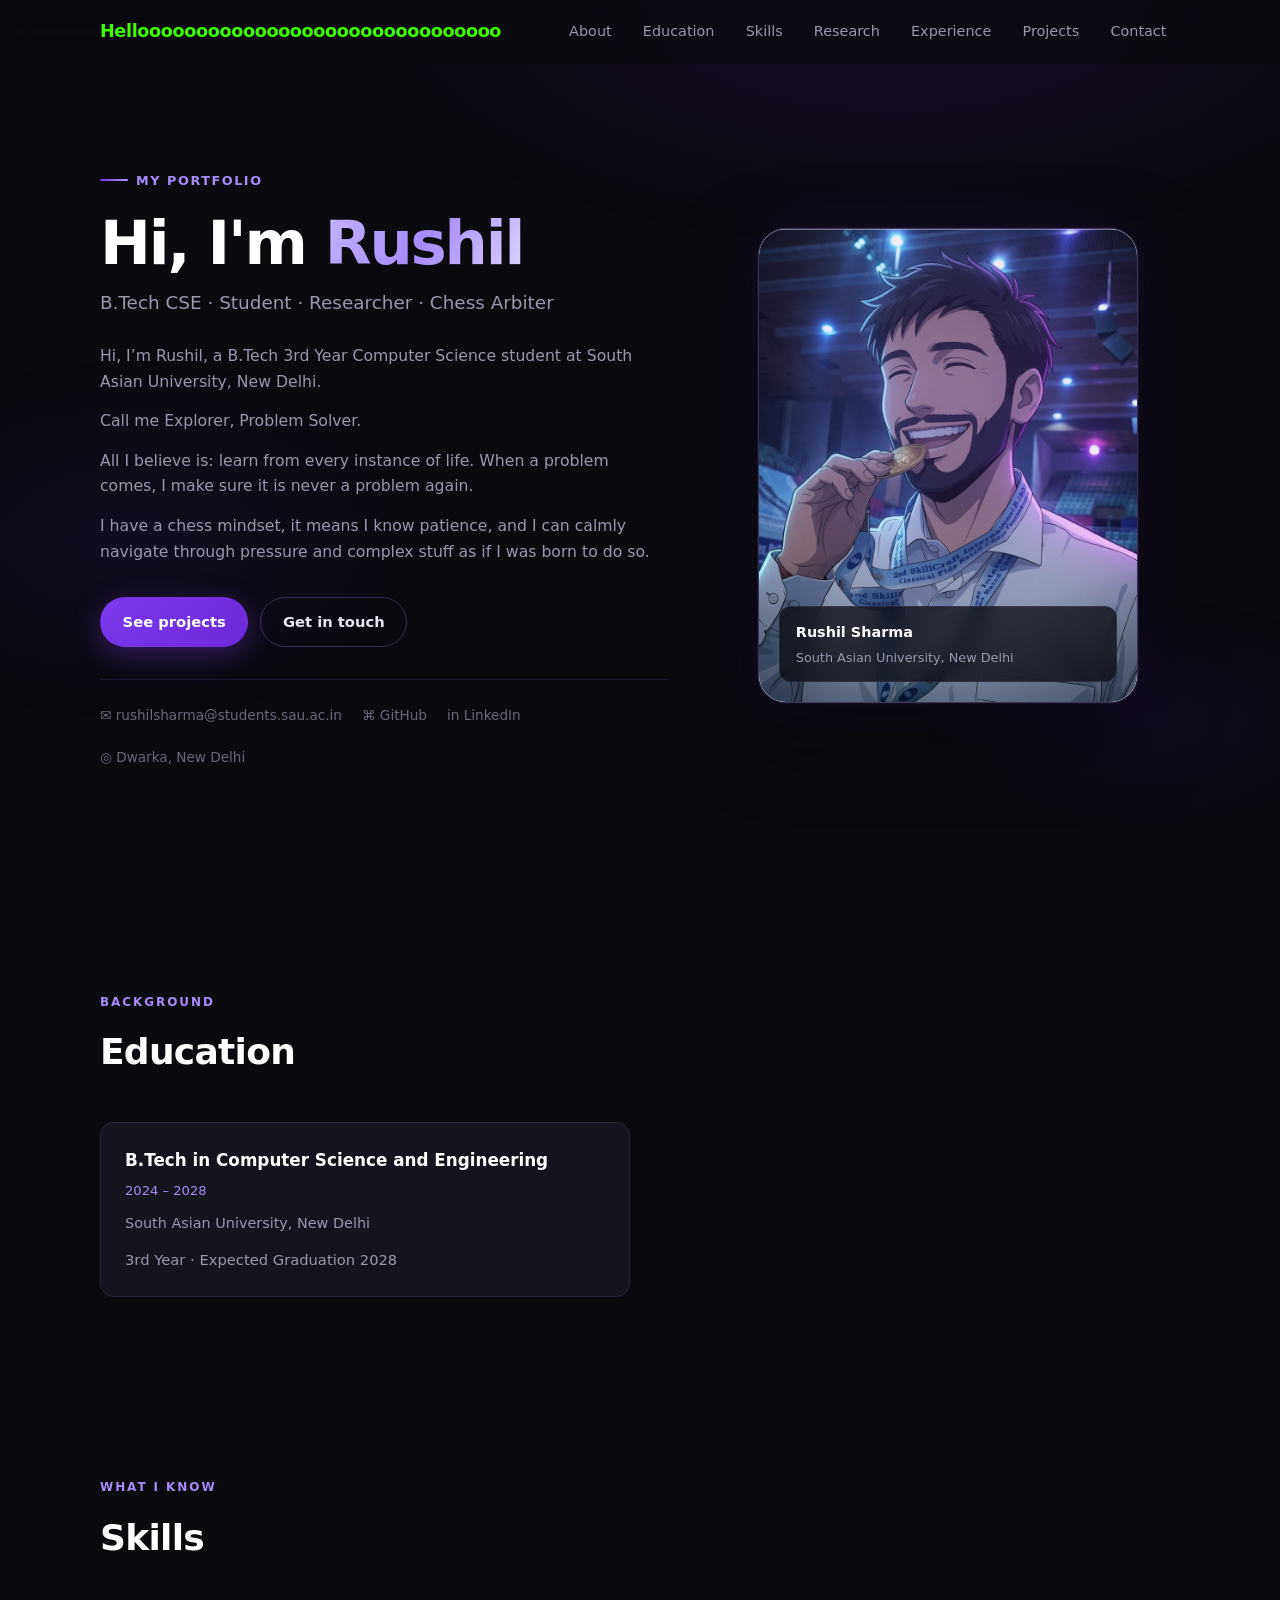
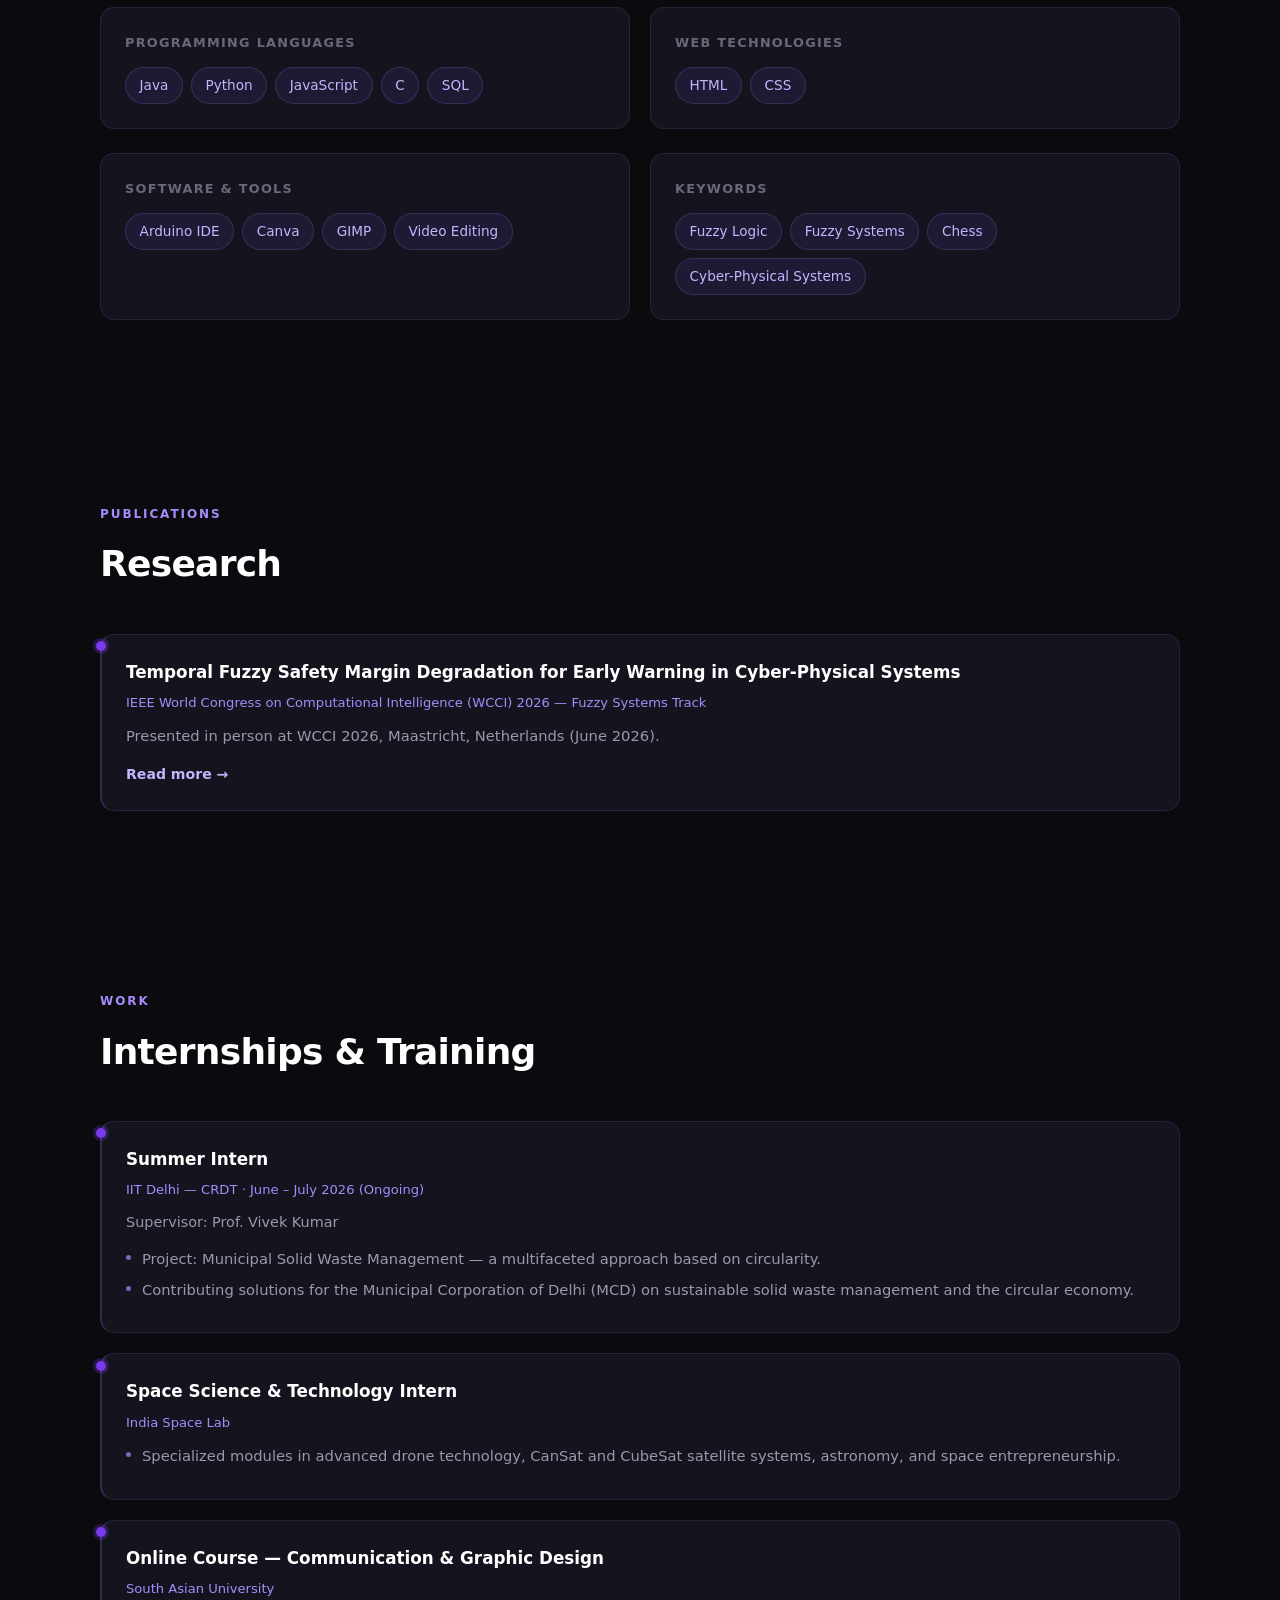
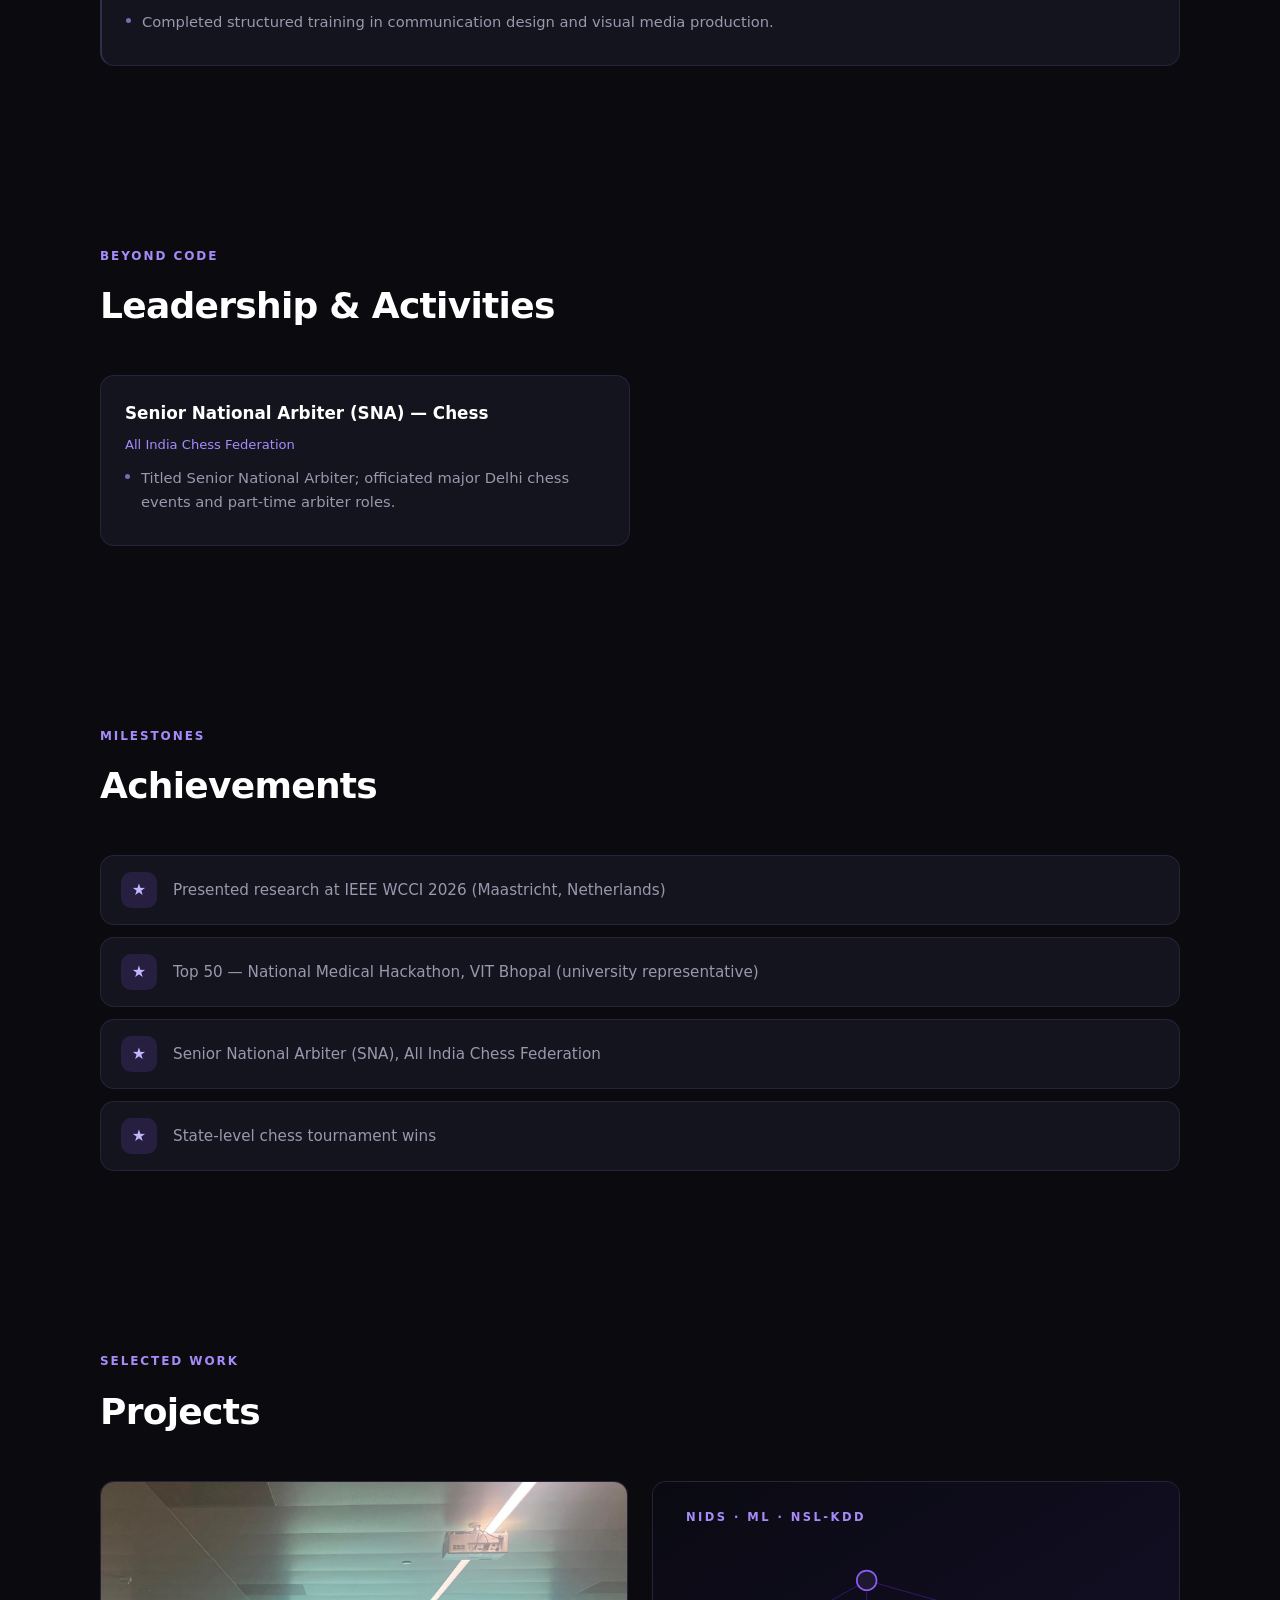
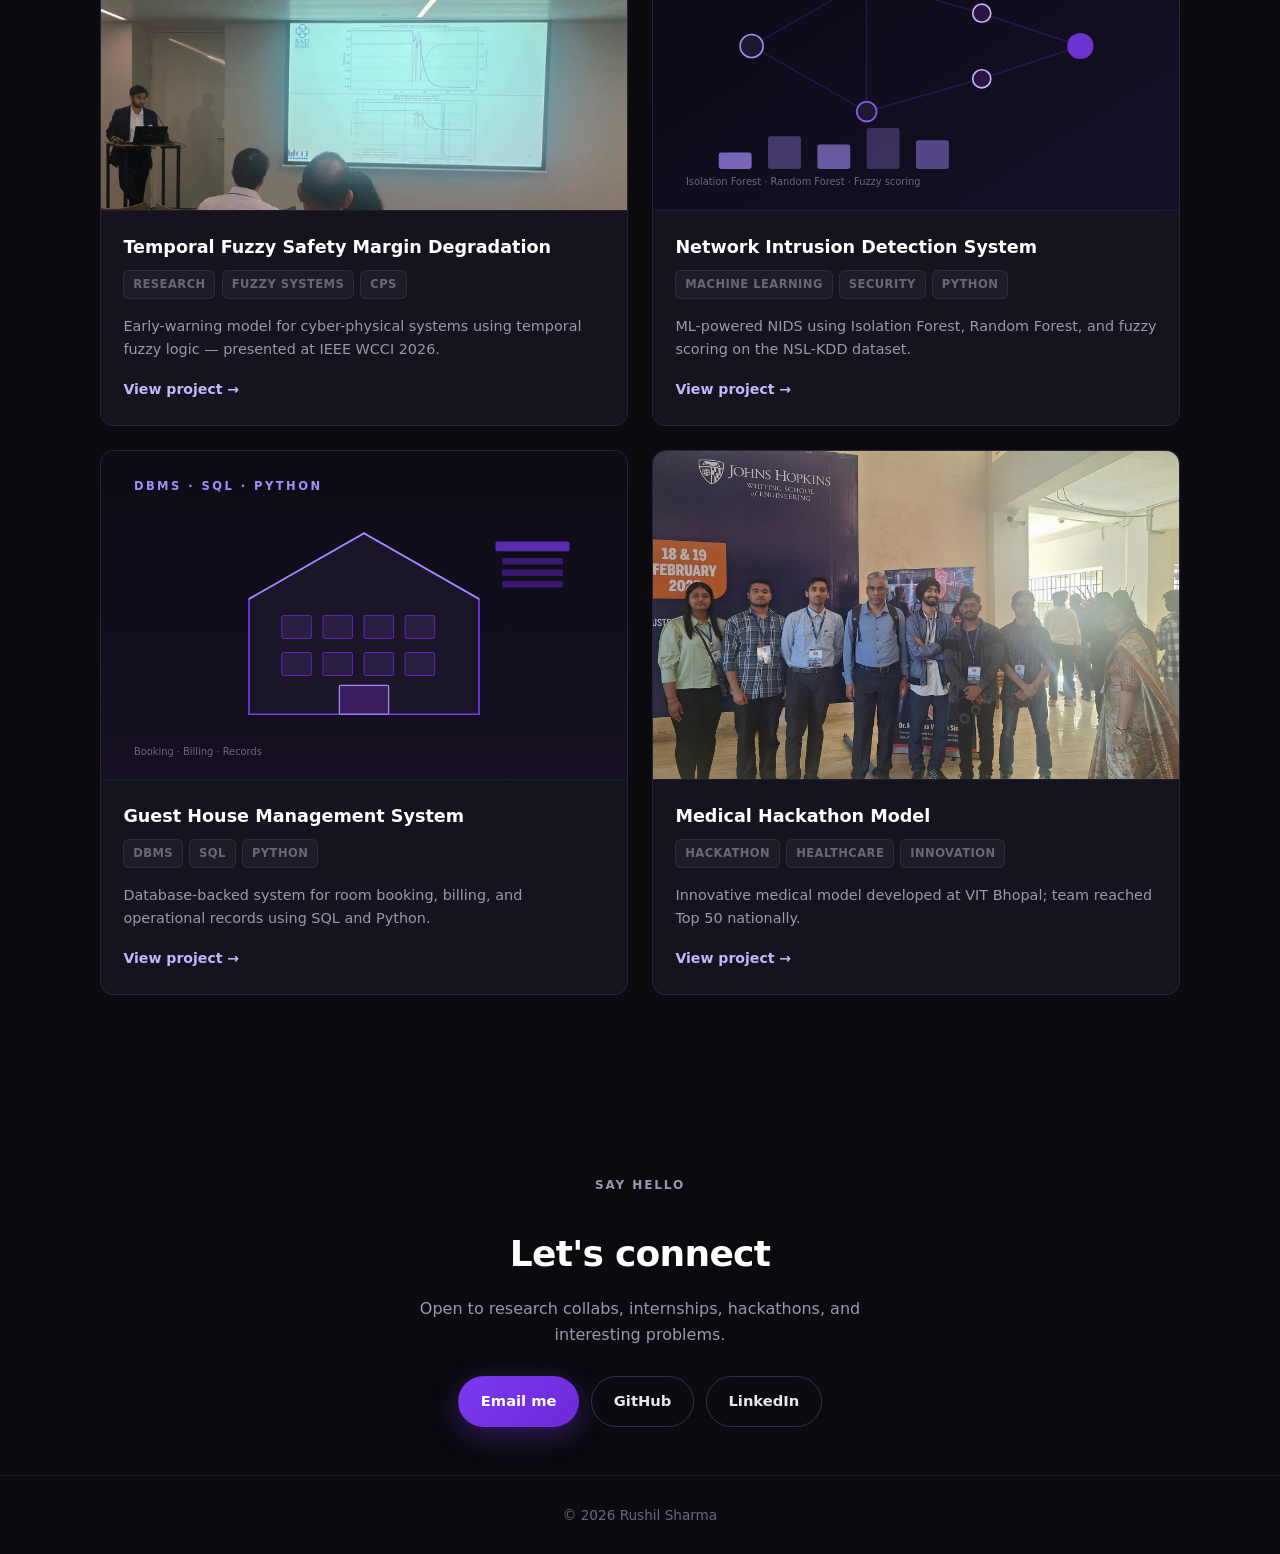
<file: index.html>
<!DOCTYPE html>
<html lang="en">
<head>
  <meta charset="UTF-8" />
  <meta name="viewport" content="width=device-width, initial-scale=1" />
  <meta name="description" content="Rushil Sharma — B.Tech CSE student, researcher, and builder. Portfolio & resume." />
  <meta name="theme-color" content="#0a0a0f" />
  <title>Rushil Sharma · Portfolio</title>
  <link rel="stylesheet" href="css/styles.css" />
  <link rel="icon" href="assets/favicon.svg" type="image/svg+xml" />
</head>
<body>
  <!-- ============ NAV ============ -->
  <header class="nav" id="nav">
    <div class="nav-inner">
      <a href="#top" class="nav-logo" id="nav-brand" style="color: rgb(60, 255, 0);"></a>
      <button class="nav-toggle" id="nav-toggle" aria-label="Menu" aria-expanded="false">☰</button>
      <nav class="nav-links" id="nav-links" aria-label="Primary">
        <a href="#about">About</a>
        <a href="#education">Education</a>
        <a href="#skills">Skills</a>
        <a href="#research">Research</a>
        <a href="#experience">Experience</a>
        <a href="#projects">Projects</a>
        <a href="#contact">Contact</a>
      </nav>
    </div>
  </header>

  <main id="top">
    <!-- ============ HERO / ABOUT ============ -->
    <section class="hero" id="about" aria-label="About">
      <div class="container hero-grid">
        <div class="hero-copy">
          <p class="hero-kicker">MY PORTFOLIO</p> 
          <h1>Hi, I'm <span class="accent" id="hero-name">Rushil</span></h1>
          <p class="hero-tagline" id="hero-tagline"></p>
          <div id="hero-about"></div>
          <div class="hero-actions">
            <a class="btn btn-primary" href="#projects">See projects</a>
            <a class="btn btn-ghost" href="#contact">Get in touch</a>
          </div>
          <div id="hero-meta"></div>
        </div>

        <div class="hero-visual" aria-hidden="false">
          <div class="portrait-frame">
            <div class="portrait-glow"></div>
            <!-- Cool stylized graphic (black + slight purple). Replace assets/portrait.svg with your photo if you want. -->
            <img src="assets/portrait.svg" alt="Stylized portrait of Rushil" width="380" height="475" />
            <div class="portrait-badge" id="portrait-badge"></div>
          </div>
        </div>
      </div>
    </section>

    <!-- ============ EDUCATION ============ -->
    <section class="section" id="education">
      <div class="container">
        <header class="section-header reveal">
          <p class="section-label">Background</p>
          <h2 class="section-title">Education</h2>
        </header>
        <div id="education-list"></div>
      </div>
    </section>

    <!-- ============ SKILLS ============ -->
    <section class="section" id="skills">
      <div class="container">
        <header class="section-header reveal">
          <p class="section-label">What I Know</p>
          <h2 class="section-title">Skills</h2>
        </header>
        <div id="skills-list"></div>
      </div>
    </section>

    <!-- ============ RESEARCH ============ -->
    <section class="section" id="research">
      <div class="container">
        <header class="section-header reveal">
          <p class="section-label">Publications</p>
          <h2 class="section-title">Research</h2>
        </header>
        <div id="research-list"></div>
      </div>
    </section>

    <!-- ============ EXPERIENCE ============ -->
    <section class="section" id="experience">
      <div class="container">
        <header class="section-header reveal">
          <p class="section-label">Work</p>
          <h2 class="section-title">Internships &amp; Training</h2>
        </header>
        <div id="experience-list"></div>
      </div>
    </section>

    <!-- ============ LEADERSHIP ============ -->
    <section class="section" id="leadership">
      <div class="container">
        <header class="section-header reveal">
          <p class="section-label">Beyond code</p>
          <h2 class="section-title">Leadership &amp; Activities</h2>
        </header>
        <div id="leadership-list"></div>
      </div>
    </section>

    <!-- ============ ACHIEVEMENTS ============ -->
    <section class="section" id="achievements">
      <div class="container">
        <header class="section-header reveal">
          <p class="section-label">Milestones</p>
          <h2 class="section-title">Achievements</h2>
        </header>
        <div id="achievements-list"></div>
      </div>
    </section>

    <!-- ============ PROJECTS ============ -->
    <section class="section" id="projects">
      <div class="container">
        <header class="section-header reveal">
          <p class="section-label">Selected work</p>
          <h2 class="section-title">Projects</h2>
        </header>
        <div id="projects-list"></div>
      </div>
    </section>

    <!-- ============ CONTACT ============ -->
    <section class="section contact-section" id="contact">
      <div class="container">
        <p class="section-label">Say hello</p>
        <h2 class="section-title">Let's connect</h2>
        <p>Open to research collabs, internships, hackathons, and interesting problems.</p>
        <div id="contact-links"></div>
      </div>
    </section>
  </main>

  <footer class="footer">
    <div class="container">
      © <span id="footer-year"></span> <span id="footer-name">Rushil Sharma</span>
    </div>
  </footer>

  <!-- Content first, then renderer -->
  <script src="data/content.js"></script>
  <script src="js/main.js"></script>
</body>
</html>
</file>
<file: css/styles.css>
/* ============================================================
   Theme tokens — tweak colors here for the whole site
   ============================================================ */
:root {
  --bg: #0a0a0f;
  --bg-elevated: #12121a;
  --bg-card: #14141f;
  --bg-card-hover: #1a1a28;
  --border: rgba(167, 139, 250, 0.12);
  --border-strong: rgba(167, 139, 250, 0.28);
  --text: #e8e6f0;
  --text-muted: #9b97ad;
  --text-dim: #6b677a;
  --purple: #a78bfa;
  --purple-soft: #c4b5fd;
  --purple-deep: #7c3aed;
  --purple-glow: rgba(124, 58, 237, 0.35);
  --accent: #8b5cf6;
  --radius: 14px;
  --radius-sm: 8px;
  --font: "Segoe UI", system-ui, -apple-system, sans-serif;
  --font-display: "Segoe UI", system-ui, -apple-system, sans-serif;
  --max: 1080px;
  --nav-h: 64px;
  --ease: cubic-bezier(0.22, 1, 0.36, 1);
}

/* ---- Reset ---- */
*,
*::before,
*::after {
  box-sizing: border-box;
  margin: 0;
  padding: 0;
}

html {
  scroll-behavior: smooth;
  scroll-padding-top: calc(var(--nav-h) + 12px);
}

body {
  font-family: var(--font);
  background: var(--bg);
  color: var(--text);
  line-height: 1.65;
  min-height: 100vh;
  overflow-x: hidden;
  -webkit-font-smoothing: antialiased;
}

img,
svg {
  display: block;
  max-width: 100%;
}

a {
  color: var(--purple-soft);
  text-decoration: none;
  transition: color 0.2s var(--ease);
}

a:hover {
  color: #fff;
}

ul {
  list-style: none;
}

/* Ambient purple glow background */
body::before {
  content: "";
  position: fixed;
  inset: 0;
  pointer-events: none;
  z-index: -1;
  background:
    radial-gradient(ellipse 80% 50% at 70% 0%, rgba(88, 28, 135, 0.22), transparent 55%),
    radial-gradient(ellipse 50% 40% at 10% 60%, rgba(76, 29, 149, 0.12), transparent 50%),
    radial-gradient(ellipse 40% 30% at 90% 80%, rgba(91, 33, 182, 0.1), transparent 45%);
}

/* ---- Layout ---- */
.container {
  width: min(100% - 2.5rem, var(--max));
  margin-inline: auto;
}

.section {
  padding: 5.5rem 0;
}

.section-header {
  margin-bottom: 2.5rem;
}

.section-label {
  display: inline-block;
  font-size: 0.75rem;
  font-weight: 600;
  letter-spacing: 0.16em;
  text-transform: uppercase;
  color: var(--purple);
  margin-bottom: 0.6rem;
}

.section-title {
  font-size: clamp(1.75rem, 3.5vw, 2.25rem);
  font-weight: 700;
  letter-spacing: -0.02em;
  color: #fff;
}

.section-title span {
  color: var(--purple-soft);
}

/* ---- Navigation ---- */
.nav {
  position: fixed;
  top: 0;
  left: 0;
  right: 0;
  height: var(--nav-h);
  z-index: 100;
  display: flex;
  align-items: center;
  backdrop-filter: blur(16px);
  background: rgba(10, 10, 15, 0.72);
  border-bottom: 1px solid transparent;
  transition: border-color 0.3s, background 0.3s;
}

.nav.scrolled {
  border-bottom-color: var(--border);
  background: rgba(10, 10, 15, 0.9);
}

.nav-inner {
  display: flex;
  align-items: center;
  justify-content: space-between;
  width: min(100% - 2.5rem, var(--max));
  margin-inline: auto;
}

.nav-logo {
  font-weight: 700;
  font-size: 1.1rem;
  color: #fff;
  letter-spacing: -0.02em;
}

.nav-logo span {
  color: var(--purple);
}

.nav-links {
  display: flex;
  gap: 0.25rem;
  align-items: center;
}

.nav-links a {
  color: var(--text-muted);
  font-size: 0.9rem;
  font-weight: 500;
  padding: 0.45rem 0.85rem;
  border-radius: 999px;
  transition: color 0.2s, background 0.2s;
}

.nav-links a:hover,
.nav-links a.active {
  color: #fff;
  background: rgba(167, 139, 250, 0.1);
}

.nav-toggle {
  display: none;
  background: none;
  border: 1px solid var(--border);
  color: var(--text);
  width: 42px;
  height: 42px;
  border-radius: var(--radius-sm);
  cursor: pointer;
  font-size: 1.25rem;
  line-height: 1;
}

/* ---- Hero ---- */
.hero {
  min-height: 100vh;
  display: flex;
  align-items: center;
  padding: calc(var(--nav-h) + 2rem) 0 4rem;
  position: relative;
}

.hero-grid {
  display: grid;
  grid-template-columns: 1.1fr 0.9fr;
  gap: 3rem;
  align-items: center;
}

.hero-kicker {
  display: inline-flex;
  align-items: center;
  gap: 0.5rem;
  font-size: 0.8rem;
  font-weight: 600;
  letter-spacing: 0.12em;
  text-transform: uppercase;
  color: var(--purple);
  margin-bottom: 1.25rem;
}

.hero-kicker::before {
  content: "";
  width: 28px;
  height: 2px;
  background: linear-gradient(90deg, var(--purple-deep), var(--purple));
  border-radius: 2px;
}

.hero h1 {
  font-size: clamp(2.6rem, 6vw, 3.8rem);
  font-weight: 800;
  line-height: 1.08;
  letter-spacing: -0.035em;
  color: #fff;
  margin-bottom: 0.75rem;
}

.hero h1 .accent {
  background: linear-gradient(120deg, var(--purple-soft), var(--purple), #ddd6fe);
  -webkit-background-clip: text;
  background-clip: text;
  color: transparent;
}

.hero-tagline {
  font-size: 1.15rem;
  color: var(--text-muted);
  margin-bottom: 1.5rem;
  font-weight: 500;
}

.hero-about {
  color: var(--text-muted);
  max-width: 36rem;
  margin-bottom: 0.85rem;
  font-size: 0.98rem;
}

.hero-actions {
  display: flex;
  flex-wrap: wrap;
  gap: 0.75rem;
  margin-top: 2rem;
}

.btn {
  display: inline-flex;
  align-items: center;
  gap: 0.5rem;
  padding: 0.75rem 1.35rem;
  border-radius: 999px;
  font-weight: 600;
  font-size: 0.92rem;
  border: 1px solid transparent;
  cursor: pointer;
  transition: transform 0.2s var(--ease), background 0.2s, border-color 0.2s, box-shadow 0.2s;
}

.btn:hover {
  transform: translateY(-2px);
}

.btn-primary {
  background: linear-gradient(135deg, var(--purple-deep), #6d28d9);
  color: #fff;
  box-shadow: 0 8px 28px var(--purple-glow);
}

.btn-primary:hover {
  color: #fff;
  box-shadow: 0 12px 36px rgba(124, 58, 237, 0.5);
}

.btn-ghost {
  background: transparent;
  border-color: var(--border-strong);
  color: var(--text);
}

.btn-ghost:hover {
  border-color: var(--purple);
  color: #fff;
  background: rgba(167, 139, 250, 0.08);
}

.hero-meta {
  display: flex;
  flex-wrap: wrap;
  gap: 1.25rem;
  margin-top: 2rem;
  padding-top: 1.5rem;
  border-top: 1px solid var(--border);
}

.hero-meta a,
.hero-meta span {
  font-size: 0.85rem;
  color: var(--text-dim);
  display: inline-flex;
  align-items: center;
  gap: 0.4rem;
}

.hero-meta a:hover {
  color: var(--purple-soft);
}

/* Portrait / graphic panel */
.hero-visual {
  position: relative;
  display: flex;
  justify-content: center;
  align-items: center;
}

.portrait-frame {
  position: relative;
  width: min(100%, 380px);
  aspect-ratio: 4 / 5;
  border-radius: 28px;
  overflow: hidden;
  border: 1px solid var(--border-strong);
  background: linear-gradient(160deg, #14141f 0%, #0d0d14 50%, #1a1028 100%);
  box-shadow:
    0 0 0 1px rgba(167, 139, 250, 0.06),
    0 30px 80px rgba(0, 0, 0, 0.55),
    0 0 60px rgba(124, 58, 237, 0.15);
}

.portrait-frame svg {
  width: 100%;
  height: 100%;
}

.portrait-glow {
  position: absolute;
  inset: -20%;
  background: radial-gradient(circle at 50% 40%, rgba(139, 92, 246, 0.25), transparent 60%);
  pointer-events: none;
  animation: pulse-glow 6s ease-in-out infinite;
}

@keyframes pulse-glow {
  0%, 100% { opacity: 0.7; transform: scale(1); }
  50% { opacity: 1; transform: scale(1.05); }
}

.portrait-badge {
  position: absolute;
  bottom: 1.25rem;
  left: 1.25rem;
  right: 1.25rem;
  padding: 0.85rem 1rem;
  border-radius: 12px;
  background: rgba(10, 10, 15, 0.75);
  border: 1px solid var(--border);
  backdrop-filter: blur(10px);
  font-size: 0.8rem;
  color: var(--text-muted);
}

.portrait-badge strong {
  display: block;
  color: #fff;
  font-size: 0.9rem;
  margin-bottom: 0.15rem;
}

/* ---- Cards & grids ---- */
.grid-2 {
  display: grid;
  grid-template-columns: 1fr 1fr;
  gap: 1.25rem;
}

.grid-3 {
  display: grid;
  grid-template-columns: repeat(3, 1fr);
  gap: 1.25rem;
}

.card {
  background: var(--bg-card);
  border: 1px solid var(--border);
  border-radius: var(--radius);
  padding: 1.5rem;
  transition: border-color 0.25s, background 0.25s, transform 0.25s var(--ease);
}

.card:hover {
  border-color: var(--border-strong);
  background: var(--bg-card-hover);
}

.card h3 {
  font-size: 1.05rem;
  color: #fff;
  margin-bottom: 0.35rem;
  font-weight: 650;
}

.card .meta {
  font-size: 0.82rem;
  color: var(--purple);
  margin-bottom: 0.65rem;
  font-weight: 500;
}

.card .place {
  font-size: 0.9rem;
  color: var(--text-muted);
  margin-bottom: 0.75rem;
}

.card p,
.card li {
  font-size: 0.92rem;
  color: var(--text-muted);
}

.card ul li {
  position: relative;
  padding-left: 1rem;
  margin-bottom: 0.4rem;
}

.card ul li::before {
  content: "";
  position: absolute;
  left: 0;
  top: 0.55em;
  width: 5px;
  height: 5px;
  border-radius: 50%;
  background: var(--purple);
  opacity: 0.7;
}

/* Skills */
.skill-group {
  margin-bottom: 0.25rem;
}

.skill-group h3 {
  font-size: 0.8rem;
  text-transform: uppercase;
  letter-spacing: 0.1em;
  color: var(--text-dim);
  margin-bottom: 0.85rem;
  font-weight: 600;
}

.skill-tags {
  display: flex;
  flex-wrap: wrap;
  gap: 0.5rem;
}

.tag {
  display: inline-block;
  padding: 0.4rem 0.85rem;
  border-radius: 999px;
  font-size: 0.85rem;
  font-weight: 500;
  color: var(--purple-soft);
  background: rgba(139, 92, 246, 0.1);
  border: 1px solid rgba(167, 139, 250, 0.18);
}

/* Timeline-style experience */
.timeline {
  display: flex;
  flex-direction: column;
  gap: 1.25rem;
}

.timeline-item {
  position: relative;
  padding-left: 1.5rem;
  border-left: 2px solid rgba(167, 139, 250, 0.2);
}

.timeline-item::before {
  content: "";
  position: absolute;
  left: -6px;
  top: 0.4rem;
  width: 10px;
  height: 10px;
  border-radius: 50%;
  background: var(--purple-deep);
  box-shadow: 0 0 0 3px rgba(124, 58, 237, 0.25);
}

/* Achievements list */
.achieve-list {
  display: grid;
  gap: 0.75rem;
}

.achieve-item {
  display: flex;
  gap: 1rem;
  align-items: flex-start;
  padding: 1rem 1.25rem;
  border-radius: var(--radius);
  background: var(--bg-card);
  border: 1px solid var(--border);
}

.achieve-item .icon {
  flex-shrink: 0;
  width: 36px;
  height: 36px;
  border-radius: 10px;
  display: grid;
  place-items: center;
  background: rgba(139, 92, 246, 0.15);
  color: var(--purple-soft);
  font-size: 1rem;
}

.achieve-item p {
  color: var(--text-muted);
  font-size: 0.95rem;
  padding-top: 0.35rem;
}

/* Projects grid */
.projects-grid {
  display: grid;
  grid-template-columns: repeat(2, 1fr);
  gap: 1.5rem;
}

.project-card {
  display: flex;
  flex-direction: column;
  border-radius: var(--radius);
  overflow: hidden;
  background: var(--bg-card);
  border: 1px solid var(--border);
  transition: transform 0.3s var(--ease), border-color 0.3s, box-shadow 0.3s;
  color: inherit;
  height: 100%;
}

.project-card:hover {
  transform: translateY(-4px);
  border-color: var(--border-strong);
  box-shadow: 0 20px 50px rgba(0, 0, 0, 0.35), 0 0 40px rgba(124, 58, 237, 0.1);
  color: inherit;
}

.project-thumb {
  aspect-ratio: 16 / 10;
  background: #0d0d14;
  overflow: hidden;
  border-bottom: 1px solid var(--border);
  position: relative;
}

.project-thumb img,
.project-thumb svg {
  width: 100%;
  height: 100%;
  object-fit: cover;
  transition: transform 0.5s var(--ease);
}

.project-card:hover .project-thumb img,
.project-card:hover .project-thumb svg {
  transform: scale(1.04);
}

.project-body {
  padding: 1.35rem 1.4rem 1.5rem;
  flex: 1;
  display: flex;
  flex-direction: column;
}

.project-body h3 {
  font-size: 1.1rem;
  color: #fff;
  margin-bottom: 0.5rem;
  font-weight: 650;
}

.project-body p {
  font-size: 0.9rem;
  color: var(--text-muted);
  flex: 1;
  margin-bottom: 1rem;
}

.project-tags {
  display: flex;
  flex-wrap: wrap;
  gap: 0.4rem;
  margin-bottom: 1rem;
}

.project-tags span {
  font-size: 0.72rem;
  font-weight: 600;
  letter-spacing: 0.04em;
  text-transform: uppercase;
  color: var(--text-dim);
  padding: 0.25rem 0.55rem;
  border-radius: 6px;
  background: rgba(255, 255, 255, 0.04);
  border: 1px solid var(--border);
}

.project-cta {
  font-size: 0.88rem;
  font-weight: 600;
  color: var(--purple-soft);
  display: inline-flex;
  align-items: center;
  gap: 0.35rem;
}

.project-card:hover .project-cta {
  color: #fff;
}

/* ---- Project detail page ---- */
.page-hero {
  padding: calc(var(--nav-h) + 3.5rem) 0 2.5rem;
}

.back-link {
  display: inline-flex;
  align-items: center;
  gap: 0.4rem;
  font-size: 0.9rem;
  color: var(--text-dim);
  margin-bottom: 1.5rem;
  font-weight: 500;
}

.back-link:hover {
  color: var(--purple-soft);
}

.page-hero h1 {
  font-size: clamp(1.8rem, 4vw, 2.5rem);
  font-weight: 750;
  letter-spacing: -0.03em;
  color: #fff;
  margin-bottom: 0.75rem;
  max-width: 40rem;
}

.page-hero .lede {
  color: var(--text-muted);
  font-size: 1.05rem;
  max-width: 38rem;
  margin-bottom: 1.25rem;
}

.detail-layout {
  display: grid;
  grid-template-columns: 1.4fr 0.6fr;
  gap: 2rem;
  padding-bottom: 5rem;
}

.detail-main .card {
  margin-bottom: 1.25rem;
}

.detail-main h2 {
  font-size: 1rem;
  color: #fff;
  margin-bottom: 0.85rem;
  font-weight: 650;
}

.detail-side .card h2 {
  font-size: 0.85rem;
  text-transform: uppercase;
  letter-spacing: 0.1em;
  color: var(--text-dim);
  margin-bottom: 0.85rem;
}

/* ---- Contact / footer ---- */
.contact-section {
  text-align: center;
  padding-bottom: 3rem;
}

.contact-section .section-title {
  margin-bottom: 0.75rem;
}

.contact-section > .container > p {
  color: var(--text-muted);
  max-width: 28rem;
  margin: 0 auto 1.75rem;
}

.contact-links {
  display: flex;
  flex-wrap: wrap;
  justify-content: center;
  gap: 0.75rem;
}

.footer {
  border-top: 1px solid var(--border);
  padding: 1.75rem 0;
  text-align: center;
  color: var(--text-dim);
  font-size: 0.85rem;
}

.footer a {
  color: var(--text-muted);
}

/* ---- Reveal animation ---- */
.reveal {
  opacity: 0;
  transform: translateY(18px);
  transition: opacity 0.7s var(--ease), transform 0.7s var(--ease);
}

.reveal.visible {
  opacity: 1;
  transform: none;
}

/* ---- Responsive ---- */
@media (max-width: 900px) {
  .hero-grid {
    grid-template-columns: 1fr;
    gap: 2.5rem;
  }

  .hero-visual {
    order: -1;
  }

  .portrait-frame {
    width: min(100%, 300px);
  }

  .grid-2,
  .grid-3,
  .projects-grid,
  .detail-layout {
    grid-template-columns: 1fr;
  }
}

@media (max-width: 720px) {
  .nav-toggle {
    display: grid;
    place-items: center;
  }

  .nav-links {
    position: fixed;
    top: var(--nav-h);
    left: 0;
    right: 0;
    flex-direction: column;
    align-items: stretch;
    padding: 1rem;
    background: rgba(10, 10, 15, 0.97);
    border-bottom: 1px solid var(--border);
    gap: 0.25rem;
    transform: translateY(-120%);
    opacity: 0;
    pointer-events: none;
    transition: transform 0.3s var(--ease), opacity 0.3s;
  }

  .nav-links.open {
    transform: none;
    opacity: 1;
    pointer-events: auto;
  }

  .nav-links a {
    padding: 0.85rem 1rem;
  }

  .section {
    padding: 4rem 0;
  }
}
</file>
